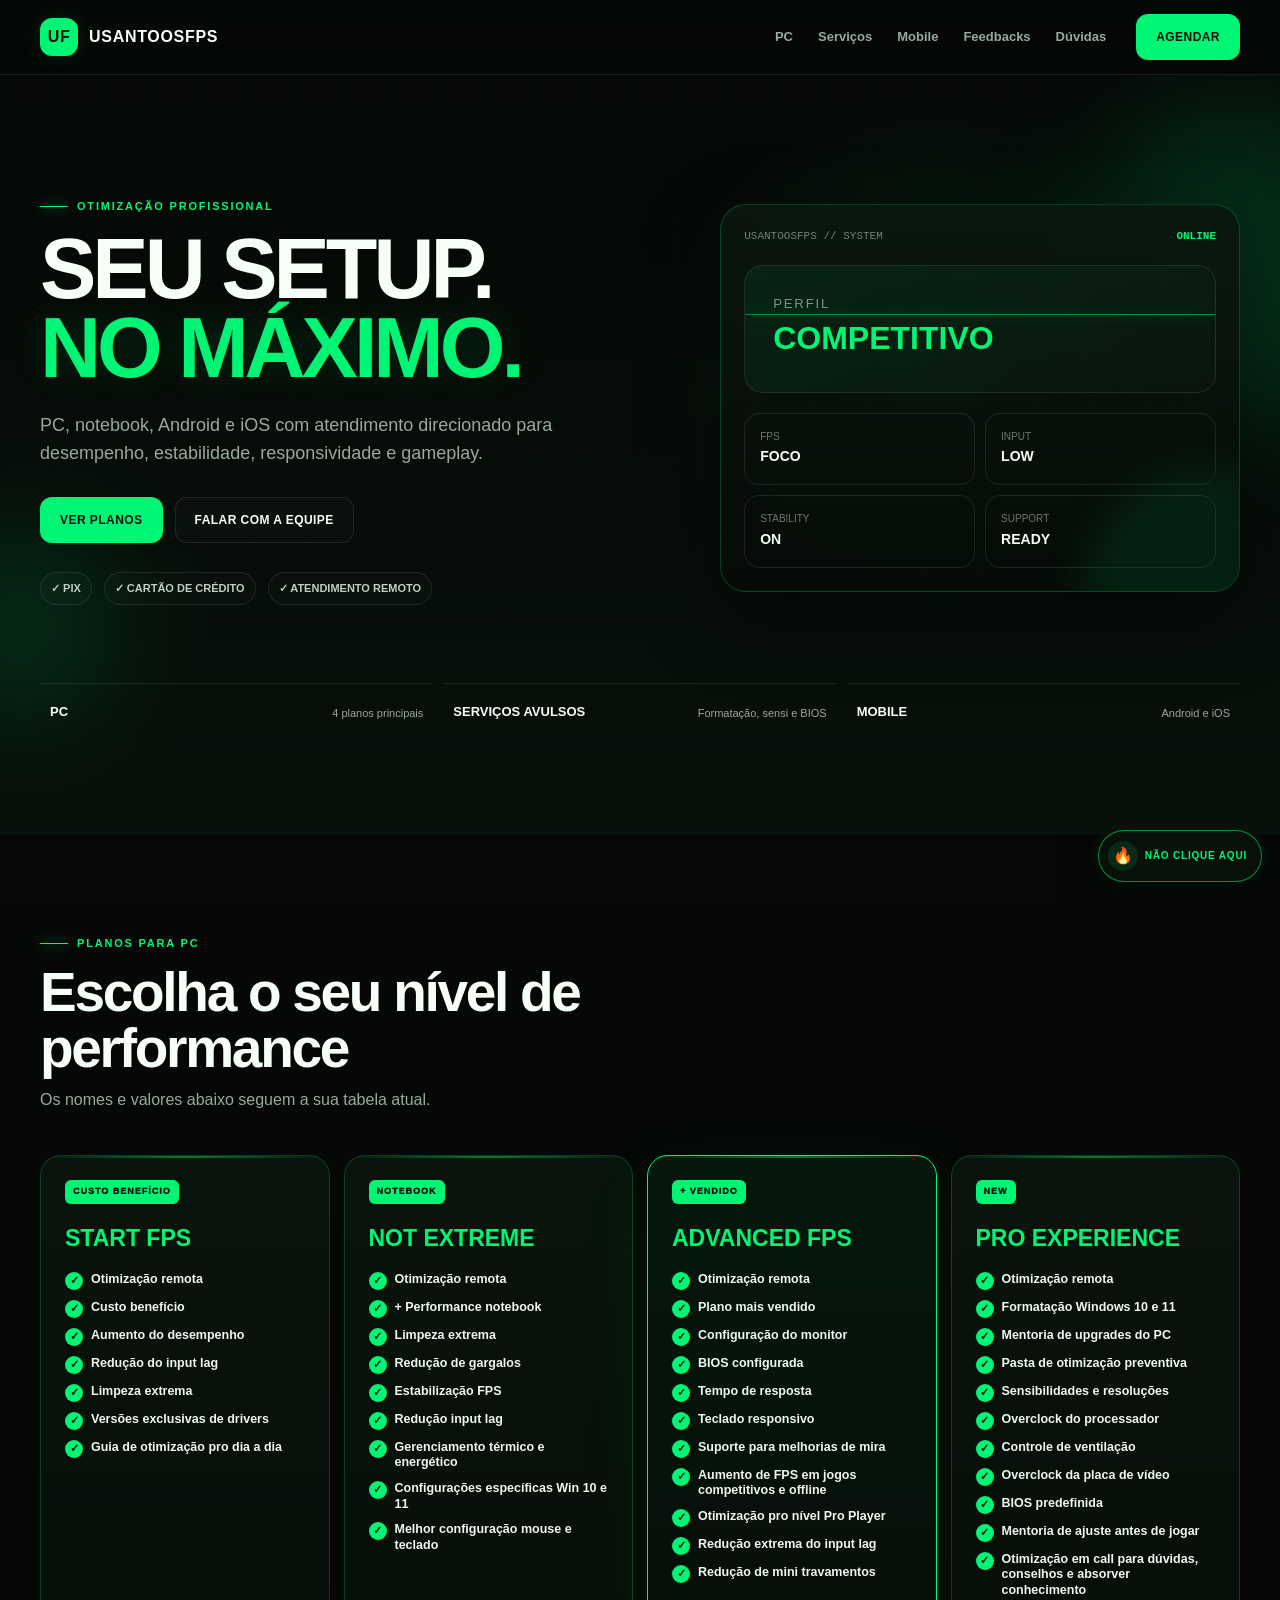
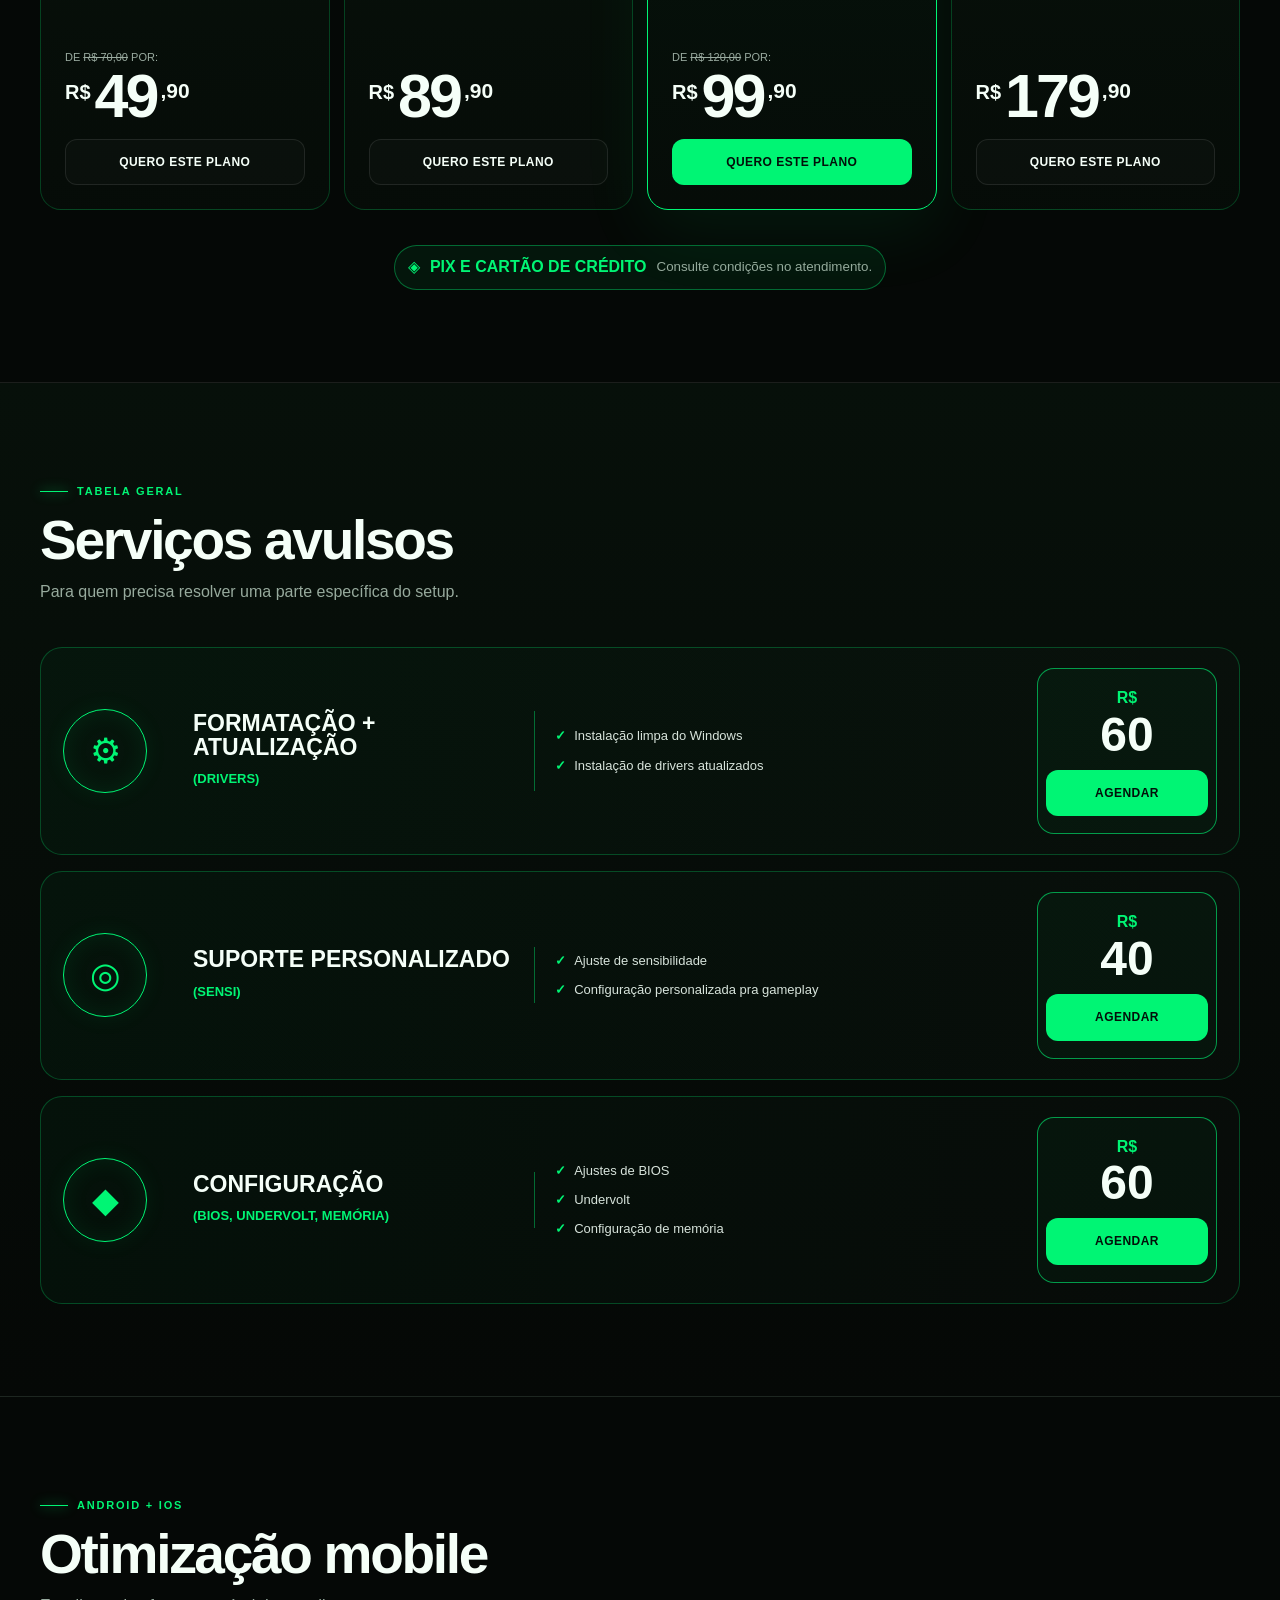
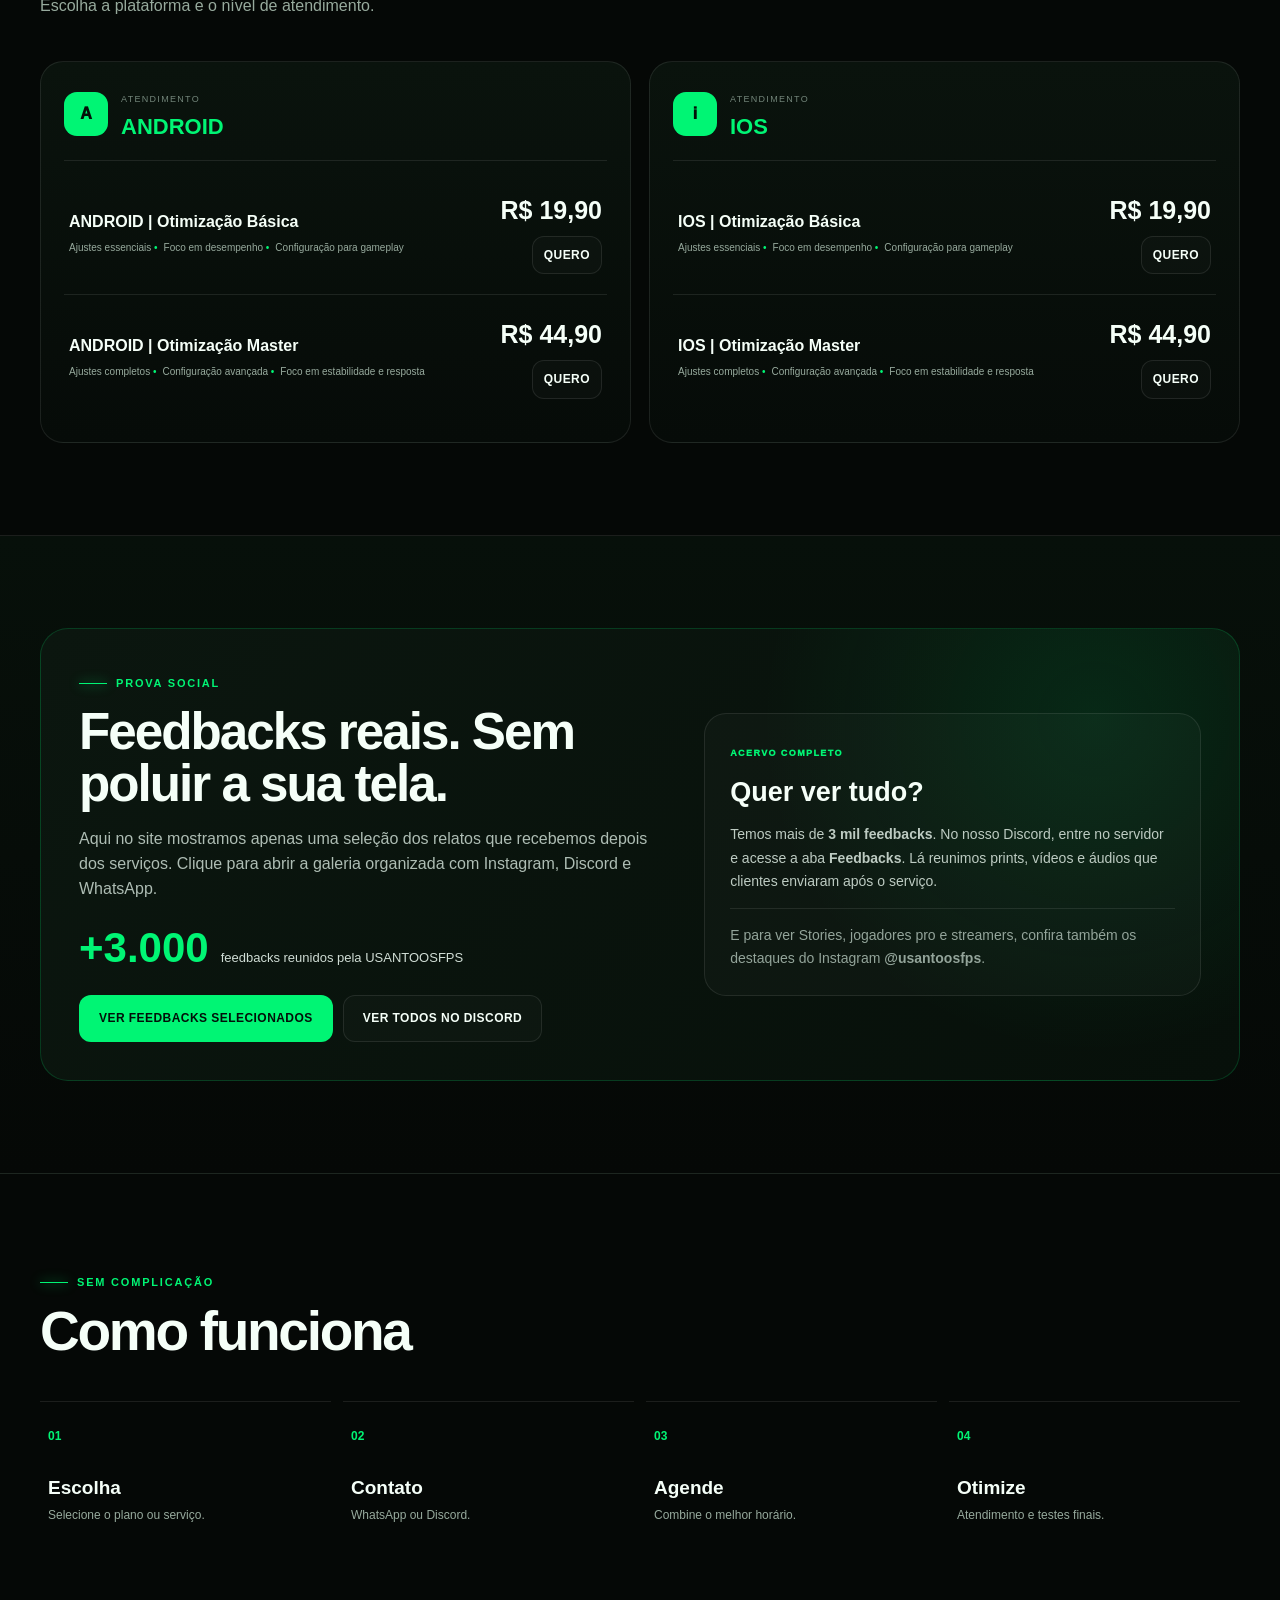
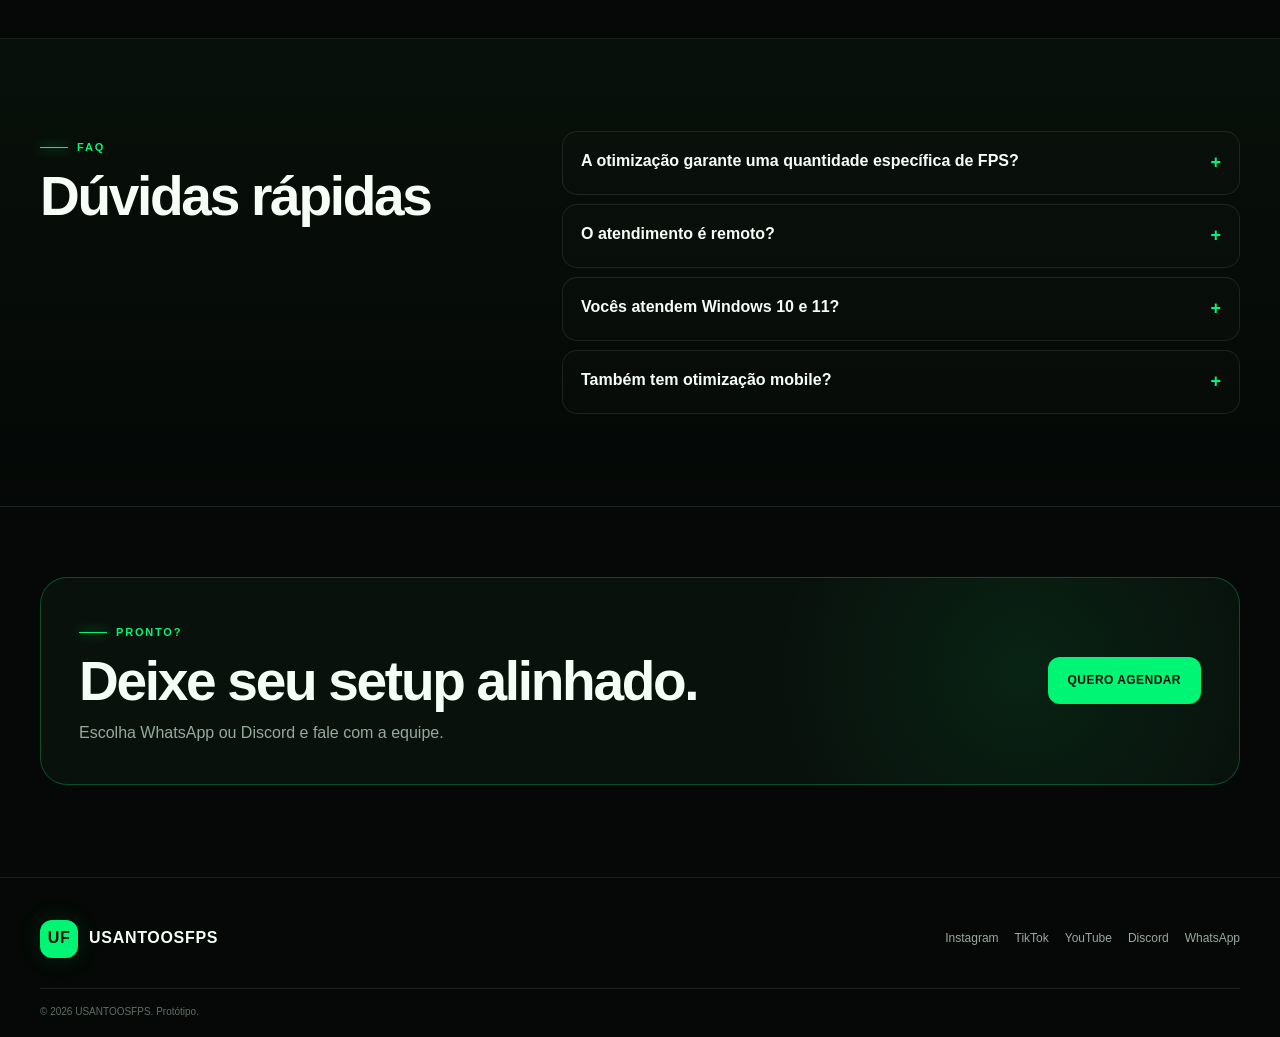
<file: index.html>
<!doctype html>
<html lang="pt-BR">
<head>
  <meta charset="utf-8">
  <meta name="viewport" content="width=device-width, initial-scale=1">
  <meta name="theme-color" content="#050806">
  <meta name="description" content="USANTOOSFPS — otimização de PC, Android e iOS.">
  <title>USANTOOSFPS | Otimização e Performance</title>
  <link rel="icon" href="favicon.svg" type="image/svg+xml">
  <link rel="stylesheet" href="styles.css">
</head>
<body>
  <div class="grain"></div>

  <header class="header">
    <div class="container nav">
      <a class="brand" href="#inicio">
        <span class="brand-icon">UF</span>
        <span>USANTOOSFPS</span>
      </a>

      <button class="menu-toggle" aria-label="Abrir menu" aria-expanded="false">☰</button>

      <nav class="menu">
        <a href="#pc">PC</a>
        <a href="#avulsos">Serviços</a>
        <a href="#mobile">Mobile</a>
        <a href="#feedbacks">Feedbacks</a>
        <a href="#faq">Dúvidas</a>
      </nav>

      <button class="btn btn-primary nav-cta" data-open-contact>AGENDAR</button>
    </div>
  </header>

  <main id="inicio">
    <section class="hero">
      <div class="hero-light hero-light-1"></div>
      <div class="hero-light hero-light-2"></div>

      <div class="container hero-grid">
        <div class="hero-copy reveal">
          <span class="eyebrow">OTIMIZAÇÃO PROFISSIONAL</span>
          <h1>SEU SETUP.<br><em>NO MÁXIMO.</em></h1>
          <p>
            PC, notebook, Android e iOS com atendimento direcionado para
            desempenho, estabilidade, responsividade e gameplay.
          </p>

          <div class="hero-actions">
            <a href="#pc" class="btn btn-primary">VER PLANOS</a>
            <button class="btn btn-outline" data-open-contact>FALAR COM A EQUIPE</button>
          </div>

          <div class="payline">
            <span>✓ PIX</span>
            <span>✓ CARTÃO DE CRÉDITO</span>
            <span>✓ ATENDIMENTO REMOTO</span>
          </div>
        </div>

        <div class="hero-visual reveal">
          <div class="performance-card">
            <div class="perf-top">
              <span>USANTOOSFPS // SYSTEM</span>
              <b>ONLINE</b>
            </div>

            <div class="perf-main">
              <small>PERFIL</small>
              <strong>COMPETITIVO</strong>
              <span class="scanline"></span>
            </div>

            <div class="perf-grid">
              <div><span>FPS</span><b>FOCO</b></div>
              <div><span>INPUT</span><b>LOW</b></div>
              <div><span>STABILITY</span><b>ON</b></div>
              <div><span>SUPPORT</span><b>READY</b></div>
            </div>
          </div>
        </div>
      </div>

      <div class="container quick-links reveal">
        <a href="#pc"><b>PC</b><span>4 planos principais</span></a>
        <a href="#avulsos"><b>SERVIÇOS AVULSOS</b><span>Formatação, sensi e BIOS</span></a>
        <a href="#mobile"><b>MOBILE</b><span>Android e iOS</span></a>
      </div>
    </section>

    <section class="section" id="pc">
      <div class="container">
        <div class="section-title reveal">
          <span class="eyebrow">PLANOS PARA PC</span>
          <h2>Escolha o seu nível de performance</h2>
          <p>Os nomes e valores abaixo seguem a sua tabela atual.</p>
        </div>

        <div class="plan-grid" id="pcPlans"></div>

        <div class="payment-strip reveal">
          <span>◈</span>
          <strong>PIX E CARTÃO DE CRÉDITO</strong>
          <small>Consulte condições no atendimento.</small>
        </div>
      </div>
    </section>

    <section class="section section-dark" id="avulsos">
      <div class="container">
        <div class="section-title reveal">
          <span class="eyebrow">TABELA GERAL</span>
          <h2>Serviços avulsos</h2>
          <p>Para quem precisa resolver uma parte específica do setup.</p>
        </div>

        <div class="extra-list" id="extraServices"></div>
      </div>
    </section>

    <section class="section" id="mobile">
      <div class="container">
        <div class="section-title reveal">
          <span class="eyebrow">ANDROID + IOS</span>
          <h2>Otimização mobile</h2>
          <p>Escolha a plataforma e o nível de atendimento.</p>
        </div>

        <div class="mobile-grid">
          <div class="mobile-panel reveal">
            <div class="mobile-head">
              <span class="mobile-icon">A</span>
              <div><small>ATENDIMENTO</small><h3>ANDROID</h3></div>
            </div>
            <div id="androidPlans"></div>
          </div>

          <div class="mobile-panel reveal">
            <div class="mobile-head">
              <span class="mobile-icon">i</span>
              <div><small>ATENDIMENTO</small><h3>IOS</h3></div>
            </div>
            <div id="iosPlans"></div>
          </div>
        </div>
      </div>
    </section>

    <section class="section section-dark" id="feedbacks">
      <div class="container">
        <div class="feedback-teaser reveal">
          <div class="feedback-teaser-copy">
            <span class="eyebrow">PROVA SOCIAL</span>
            <h2>Feedbacks reais. Sem poluir a sua tela.</h2>
            <p>
              Aqui no site mostramos apenas uma seleção dos relatos que recebemos
              depois dos serviços. Clique para abrir a galeria organizada com
              Instagram, Discord e WhatsApp.
            </p>

            <div class="feedback-count">
              <strong>+3.000</strong>
              <span>feedbacks reunidos pela USANTOOSFPS</span>
            </div>

            <div class="feedback-teaser-actions">
              <button class="btn btn-primary" type="button" data-open-feedback-gallery>
                VER FEEDBACKS SELECIONADOS
              </button>

              <a class="btn btn-outline" href="https://discord.com/invite/e9F3AsGDqW" target="_blank" rel="noopener">
                VER TODOS NO DISCORD
              </a>
            </div>
          </div>

          <aside class="feedback-teaser-proof">
            <span class="proof-kicker">ACERVO COMPLETO</span>
            <h3>Quer ver tudo?</h3>
            <p>
              Temos mais de <strong>3 mil feedbacks</strong>. No nosso Discord,
              entre no servidor e acesse a aba <strong>Feedbacks</strong>.
              Lá reunimos prints, vídeos e áudios que clientes enviaram após o serviço.
            </p>
            <p class="proof-instagram">
              E para ver Stories, jogadores pro e streamers, confira também os
              destaques do Instagram <strong>@usantoosfps</strong>.
            </p>
          </aside>
        </div>
      </div>
    </section>

    <section class="section" id="processo">
      <div class="container">
        <div class="section-title reveal">
          <span class="eyebrow">SEM COMPLICAÇÃO</span>
          <h2>Como funciona</h2>
        </div>

        <div class="steps">
          <article class="step reveal"><b>01</b><h3>Escolha</h3><p>Selecione o plano ou serviço.</p></article>
          <article class="step reveal"><b>02</b><h3>Contato</h3><p>WhatsApp ou Discord.</p></article>
          <article class="step reveal"><b>03</b><h3>Agende</h3><p>Combine o melhor horário.</p></article>
          <article class="step reveal"><b>04</b><h3>Otimize</h3><p>Atendimento e testes finais.</p></article>
        </div>
      </div>
    </section>

    <section class="section section-dark" id="faq">
      <div class="container faq-layout">
        <div class="section-title reveal">
          <span class="eyebrow">FAQ</span>
          <h2>Dúvidas rápidas</h2>
        </div>
        <div class="faq-list" id="faqList"></div>
      </div>
    </section>

    <section class="section final-section">
      <div class="container final-box reveal">
        <div>
          <span class="eyebrow">PRONTO?</span>
          <h2>Deixe seu setup alinhado.</h2>
          <p>Escolha WhatsApp ou Discord e fale com a equipe.</p>
        </div>
        <button class="btn btn-primary" data-open-contact>QUERO AGENDAR</button>
      </div>
    </section>
  </main>

  <footer>
    <div class="container footer-grid">
      <div class="brand"><span class="brand-icon">UF</span><span>USANTOOSFPS</span></div>
      <div class="footer-links">
        <a href="https://instagram.com/usantoosfps" target="_blank" rel="noopener">Instagram</a>
        <a href="https://tiktok.com/@usantoosfps" target="_blank" rel="noopener">TikTok</a>
        <a href="https://youtube.com/@usantoosfps" target="_blank" rel="noopener">YouTube</a>
        <a href="https://discord.com/invite/e9F3AsGDqW" target="_blank" rel="noopener">Discord</a>
        <a href="https://wa.me/5511951422087" target="_blank" rel="noopener">WhatsApp</a>
      </div>
    </div>
    <div class="container footer-bottom">© <span id="year"></span> USANTOOSFPS. Protótipo.</div>
  </footer>

  <button class="dont-click" id="dontClick" aria-label="Não clique aqui">
    <span>🔥</span>
    <b>NÃO CLIQUE AQUI</b>
  </button>

  <div class="contact-modal" id="contactModal" aria-hidden="true">
    <div class="contact-backdrop" data-close-contact></div>

    <div class="contact-card contact-card-wide">
      <button class="close-x" data-close-contact aria-label="Fechar">×</button>

      <!-- ETAPA 1: CANAL -->
      <div class="contact-view active" id="contactChoiceView">
        <span class="eyebrow">ATENDIMENTO</span>
        <h2>Como você quer falar com a gente?</h2>
        <p id="selectedService">Escolha uma opção.</p>

        <div class="contact-options">
          <button id="whatsappChoice" class="channel whatsapp" type="button">
            <span class="channel-icon">W</span>
            <div>
              <b>WHATSAPP</b>
              <small>Preencha seu setup e leve tudo pronto</small>
            </div>
            <i>→</i>
          </button>

          <button id="discordChoice" class="channel discord" type="button">
            <span class="channel-icon">D</span>
            <div>
              <b>DISCORD</b>
              <small>Veja o passo a passo antes de entrar</small>
            </div>
            <i>→</i>
          </button>
        </div>
      </div>

      <!-- ETAPA 2A: WHATSAPP -->
      <div class="contact-view" id="whatsappView">
        <button class="view-back" type="button" data-contact-back>← VOLTAR</button>
        <span class="eyebrow">WHATSAPP</span>
        <h2>Conte qual é o seu setup</h2>
        <p>
          Quanto mais informação você souber, mais organizado o atendimento já começa.
        </p>

        <form class="setup-form" id="setupForm">
          <div class="form-grid">
            <label>
              PROCESSADOR
              <input name="cpu" placeholder="Ex.: Ryzen 7 9800X3D">
            </label>

            <label>
              PLACA DE VÍDEO
              <input name="gpu" placeholder="Ex.: RTX 4060 Ti">
            </label>

            <label>
              PLACA-MÃE
              <input name="motherboard" placeholder="Ex.: ASUS TUF B650M-PLUS">
            </label>

            <label>
              MEMÓRIA RAM
              <input name="ram" placeholder="Ex.: 32 GB DDR5 6000 MHz">
            </label>

            <label>
              JOGO PRINCIPAL
              <input name="game" placeholder="Ex.: Free Fire / Valorant">
            </label>

            <label>
              PRINCIPAL PROBLEMA / OBJETIVO
              <input name="problem" placeholder="Ex.: queda de FPS, stutter, input lag">
            </label>
          </div>

          <label class="dont-know-check">
            <input type="checkbox" id="dontKnowSetup">
            <span>
              <b>NÃO SEI RESPONDER MINHA CONFIGURAÇÃO</b>
              <small>Sem problema. A equipe identifica seu hardware durante o atendimento.</small>
            </span>
          </label>

          <div class="message-preview">
            <small>MENSAGEM QUE SERÁ LEVADA PARA O WHATSAPP</small>
            <pre id="setupMessagePreview"></pre>
          </div>

          <button class="btn btn-primary full-width" id="sendWhatsapp" type="submit">
            ABRIR WHATSAPP COM MINHA CONFIGURAÇÃO
          </button>

          <small class="whatsapp-helper" id="whatsappHelper">
            O WhatsApp abrirá com sua configuração preenchida automaticamente.
          </small>
        </form>
      </div>

      <!-- ETAPA 2B: DISCORD -->
      <div class="contact-view" id="discordView">
        <button class="view-back" type="button" data-contact-back>← VOLTAR</button>
        <span class="eyebrow">DISCORD</span>
        <h2 id="discordGuideTitle">Como abrir seu atendimento</h2>
        <p id="discordGuideNote"></p>

        <div class="discord-guide" id="discordGuideSteps"></div>

        <a id="discordFinalBtn" class="btn btn-discord full-width" target="_blank" rel="noopener">
          ENTRAR NO DISCORD E ABRIR MEU TICKET
        </a>
      </div>
    </div>
  </div>

  <div class="feedback-gallery-modal" id="feedbackGalleryModal" aria-hidden="true">
    <div class="feedback-gallery-backdrop" data-close-feedback-gallery></div>

    <div class="feedback-gallery-shell" role="dialog" aria-modal="true" aria-labelledby="feedbackGalleryTitle">
      <div class="feedback-gallery-header">
        <div>
          <span class="eyebrow">FEEDBACKS REAIS</span>
          <h2 id="feedbackGalleryTitle">Veja uma seleção dos nossos resultados</h2>
          <p>
            Esta galeria é apenas uma amostra. Temos mais de <strong>3.000 feedbacks</strong>
            com prints, vídeos e áudios no Discord.
          </p>
        </div>

        <button class="feedback-gallery-close" type="button" data-close-feedback-gallery aria-label="Fechar galeria">×</button>
      </div>

      <div class="feedback-gallery-discord">
        <div>
          <b>QUER VER O ACERVO COMPLETO?</b>
          <span>
            Entre no Discord e procure a aba <strong>Feedbacks</strong>.
            É lá que ficam todos os relatos enviados depois dos atendimentos.
          </span>
        </div>
        <a href="https://discord.com/invite/e9F3AsGDqW" target="_blank" rel="noopener">
          ABRIR DISCORD →
        </a>
      </div>

      <div class="feedback-gallery-content">
        <section class="feedback-block">
          <div class="feedback-subhead">
            <div>
              <small>DESTAQUES</small>
              <h3>Jogadores, criadores & Stories</h3>
            </div>
            <span>Clique em qualquer card para ampliar</span>
          </div>

          <div class="featured-feedback-grid" id="featuredFeedbackGrid"></div>
        </section>

        <section class="feedback-block community-block">
          <div class="feedback-subhead">
            <div>
              <small>COMUNIDADE</small>
              <h3>Instagram, Discord & WhatsApp</h3>
            </div>
            <span>Uma seleção dos relatos mais fortes</span>
          </div>

          <div class="feedback-filter">
            <button class="feedback-filter-btn active" data-feedback-filter="ALL">TODOS</button>
            <button class="feedback-filter-btn" data-feedback-filter="INSTAGRAM">INSTAGRAM</button>
            <button class="feedback-filter-btn" data-feedback-filter="DISCORD">DISCORD</button>
            <button class="feedback-filter-btn" data-feedback-filter="WHATSAPP">WHATSAPP</button>
          </div>

          <div class="community-feedback-grid" id="communityFeedbackGrid"></div>
        </section>

        <div class="feedback-gallery-bottom">
          <div>
            <strong>Quer continuar vendo?</strong>
            <span>
              No Discord estão os +3.000 feedbacks, incluindo prints, vídeos e áudios.
            </span>
          </div>

          <a class="btn btn-primary" href="https://discord.com/invite/e9F3AsGDqW" target="_blank" rel="noopener">
            IR PARA A ABA FEEDBACKS
          </a>
        </div>
      </div>
    </div>
  </div>

  <div class="feedback-modal" id="feedbackModal" aria-hidden="true">
    <div class="feedback-modal-backdrop" data-close-feedback></div>

    <div class="feedback-modal-card">
      <button class="close-x" data-close-feedback aria-label="Fechar">×</button>
      <span class="feedback-modal-source" id="feedbackModalSource">FEEDBACK</span>

      <div class="feedback-modal-profile" id="feedbackModalProfile"></div>

      <div class="feedback-screenshot" id="feedbackScreenshot">
        <span>PRINT / DEPOIMENTO</span>
        <p id="feedbackModalText"></p>
      </div>
    </div>
  </div>

  <div class="blue-alert" id="blueAlert" aria-hidden="true">
    <div class="blue-alert-inner">
      <div class="bsod-face">:(</div>
      <span class="simulation-tag">SIMULAÇÃO // ALERTA DE CONFIGURAÇÃO</span>
      <h2>SEU PC NÃO PRECISA CHEGAR NESSE PONTO.</h2>
      <p>
        Configurações inadequadas podem causar instabilidade, travamentos,
        temperaturas elevadas e perda de desempenho. Ajustes agressivos de
        tensão, clock ou ventilação feitos sem teste também podem aumentar o
        estresse sobre o hardware.
      </p>
      <p class="blue-strong">
        Melhor opção: deixar o sistema alinhado, testado e configurado de acordo com o seu setup.
      </p>

      <div class="blue-actions">
        <button class="blue-primary" id="blueSchedule">ALINHAR MEU PC AGORA</button>
        <button class="blue-secondary" id="blueRisk">QUERO SEGUIR POR CONTA PRÓPRIA</button>
      </div>

      <div class="fake-code">USFPS_CONFIG_WARNING // 0x0000FPS</div>
    </div>
  </div>

  <script src="config.js"></script>
  <script src="app.js"></script>
</body>
</html>
</file>
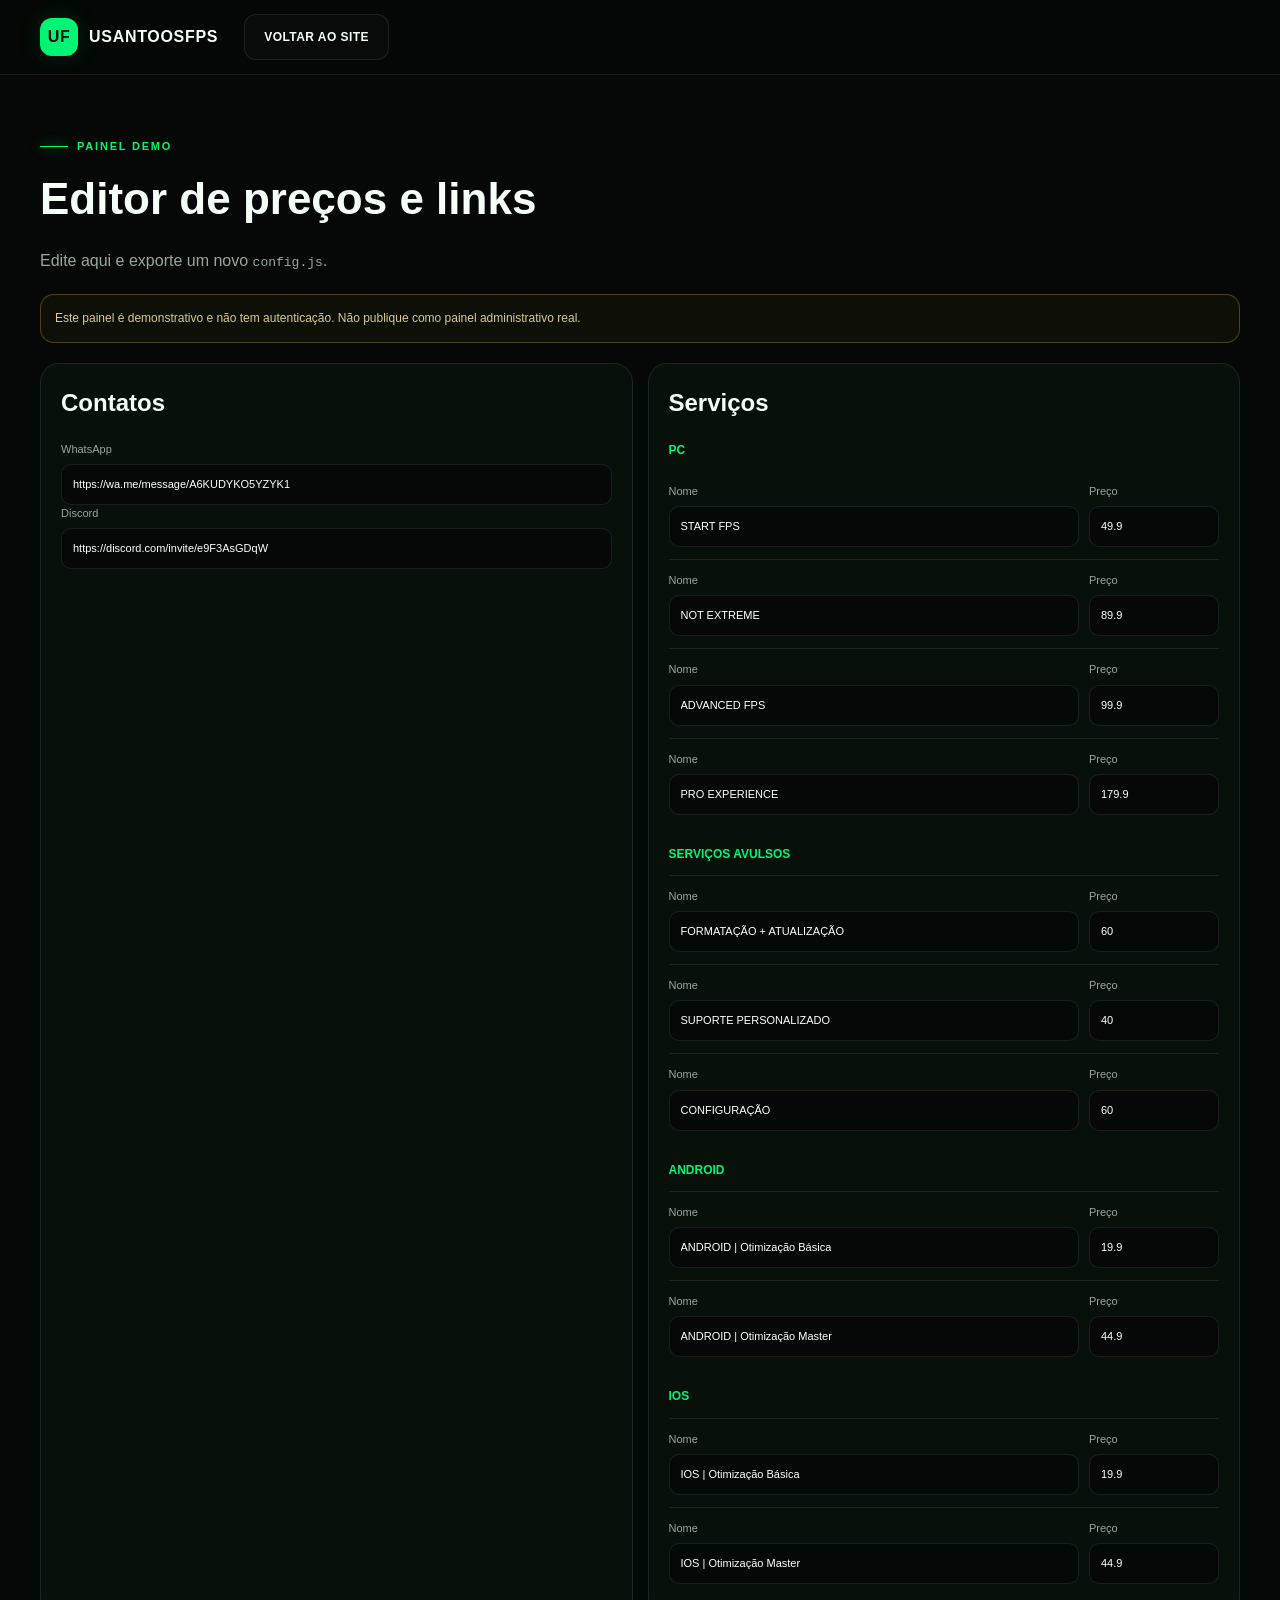
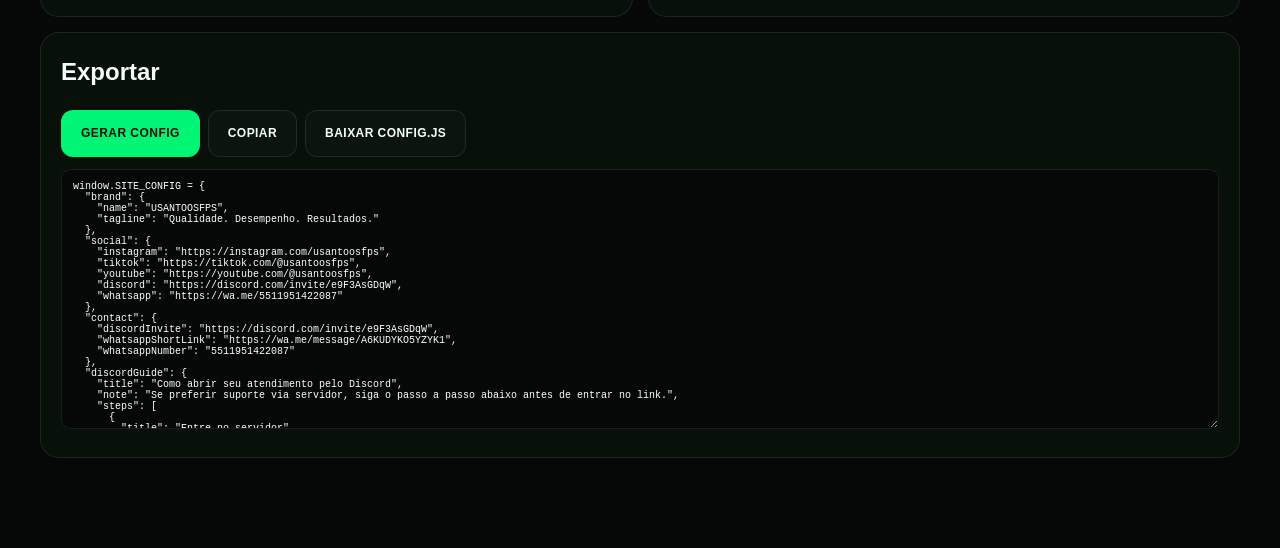
<file: admin.html>
<!doctype html>
<html lang="pt-BR">
<head>
  <meta charset="utf-8">
  <meta name="viewport" content="width=device-width, initial-scale=1">
  <title>Admin Demo | USANTOOSFPS</title>
  <link rel="stylesheet" href="styles.css">
  <style>
    .admin{padding:55px 0 90px}
    .admin h1{font-size:44px;margin:10px 0}
    .admin p{color:var(--muted)}
    .warning{border:1px solid rgba(255,211,83,.25);background:rgba(255,211,83,.04);color:#dacb91;padding:14px;border-radius:14px;font-size:12px;margin:20px 0}
    .admin-grid{display:grid;grid-template-columns:1fr 1fr;gap:15px}
    .admin-card{border:1px solid var(--line);border-radius:19px;padding:20px;background:#08100a}
    .admin-card h2{margin-top:0}
    .admin-row{display:grid;grid-template-columns:1fr 130px;gap:10px;align-items:end;border-top:1px solid var(--line);padding:12px 0}
    .admin-row:first-of-type{border-top:0}
    label{display:grid;gap:6px;color:var(--muted);font-size:11px}
    input,textarea{width:100%;background:#050806;color:white;border:1px solid var(--line);border-radius:10px;padding:11px;outline:none}
    textarea{min-height:260px;font-family:monospace;font-size:10px}
    .actions{display:flex;gap:8px;flex-wrap:wrap;margin:12px 0}
    @media(max-width:780px){.admin-grid{grid-template-columns:1fr}.admin-row{grid-template-columns:1fr}}
  </style>
</head>
<body>
  <header class="header">
    <div class="container nav">
      <a class="brand" href="index.html"><span class="brand-icon">UF</span><span>USANTOOSFPS</span></a>
      <a class="btn btn-outline" href="index.html">VOLTAR AO SITE</a>
    </div>
  </header>

  <main class="admin">
    <div class="container">
      <span class="eyebrow">PAINEL DEMO</span>
      <h1>Editor de preços e links</h1>
      <p>Edite aqui e exporte um novo <code>config.js</code>.</p>

      <div class="warning">
        Este painel é demonstrativo e não tem autenticação. Não publique como painel administrativo real.
      </div>

      <div class="admin-grid">
        <section class="admin-card">
          <h2>Contatos</h2>
          <label>WhatsApp<input id="wa"></label>
          <label>Discord<input id="dc"></label>
        </section>

        <section class="admin-card">
          <h2>Serviços</h2>
          <div id="editors"></div>
        </section>

        <section class="admin-card" style="grid-column:1/-1">
          <h2>Exportar</h2>
          <div class="actions">
            <button class="btn btn-primary" id="generate">GERAR CONFIG</button>
            <button class="btn btn-outline" id="copy">COPIAR</button>
            <button class="btn btn-outline" id="download">BAIXAR CONFIG.JS</button>
          </div>
          <textarea id="out"></textarea>
        </section>
      </div>
    </div>
  </main>

  <script src="config.js"></script>
  <script src="admin.js"></script>
</body>
</html>
</file>
<file: styles.css>
:root{
  --bg:#050806;
  --bg2:#08100a;
  --panel:#0a120d;
  --panel2:#0c1710;
  --green:#00f574;
  --green2:#58ff9d;
  --text:#f5fff8;
  --muted:#97aa9d;
  --line:rgba(255,255,255,.09);
  --shadow:0 26px 80px rgba(0,0,0,.45);
  --radius:22px;
  --container:1200px
}
*{box-sizing:border-box}
html{scroll-behavior:smooth}
body{
  margin:0;background:var(--bg);color:var(--text);
  font-family:Inter,Segoe UI,Arial,sans-serif;line-height:1.55;overflow-x:hidden
}
body.lock{overflow:hidden}
a{color:inherit;text-decoration:none}
button,input,select{font:inherit}
button{color:inherit}
.container{width:min(var(--container),calc(100% - 38px));margin:auto}
.grain{
  position:fixed;inset:0;z-index:90;pointer-events:none;opacity:.055;
  background-image:radial-gradient(rgba(255,255,255,.18) .6px,transparent .6px);
  background-size:7px 7px
}
.header{
  position:sticky;top:0;z-index:60;background:rgba(5,8,6,.78);
  backdrop-filter:blur(16px);border-bottom:1px solid var(--line)
}
.nav{height:74px;display:flex;align-items:center;gap:26px}
.brand{display:flex;align-items:center;gap:11px;font-weight:900;letter-spacing:.7px}
.brand-icon{
  width:38px;height:38px;border-radius:12px;display:grid;place-items:center;
  color:#031008;border:1px solid rgba(0,245,116,.7);
  background:var(--green);box-shadow:0 0 24px rgba(0,245,116,.12)
}
.menu{margin-left:auto;display:flex;gap:25px}
.menu a{font-size:13px;color:var(--muted);font-weight:700}
.menu a:hover{color:var(--green)}
.menu-toggle{display:none;margin-left:auto;border:0;background:none;font-size:25px}
.btn{
  border:1px solid transparent;border-radius:12px;padding:13px 19px;
  font-size:12px;font-weight:900;letter-spacing:.45px;cursor:pointer;transition:.22s;
  display:inline-flex;justify-content:center;align-items:center
}
.btn-primary{background:var(--green);color:#021009}
.btn-primary:hover{transform:translateY(-2px);box-shadow:0 14px 35px rgba(0,245,116,.16)}
.btn-outline{border-color:var(--line);background:rgba(255,255,255,.02)}
.btn-outline:hover{border-color:rgba(0,245,116,.4);color:var(--green)}
.nav-cta{margin-left:4px}
.hero{
  min-height:760px;position:relative;overflow:hidden;padding:115px 0 55px;
  background:
    radial-gradient(circle at 73% 38%,rgba(0,245,116,.1),transparent 26%),
    linear-gradient(180deg,#050806,#07100a)
}
.hero:before{
  content:"";position:absolute;inset:0;pointer-events:none;opacity:.18;
  background-image:
    linear-gradient(rgba(0,245,116,.07) 1px,transparent 1px),
    linear-gradient(90deg,rgba(0,245,116,.07) 1px,transparent 1px);
  background-size:48px 48px;
  mask-image:linear-gradient(to bottom,black,transparent 76%)
}
.hero-light{position:absolute;border-radius:50%;filter:blur(60px);opacity:.15;background:var(--green)}
.hero-light-1{width:320px;height:320px;right:-120px;top:30px}
.hero-light-2{width:180px;height:180px;left:-70px;bottom:120px}
.hero-grid{display:grid;grid-template-columns:1.08fr .92fr;gap:70px;align-items:center;position:relative}
.eyebrow{
  color:var(--green);font-size:11px;font-weight:900;letter-spacing:1.8px;
  display:inline-flex;align-items:center;gap:9px
}
.eyebrow:before{content:"";width:28px;height:1px;background:var(--green);box-shadow:0 0 12px var(--green)}
.hero h1{
  font-size:clamp(50px,6.6vw,91px);line-height:.94;letter-spacing:-4px;
  margin:15px 0 23px
}
.hero h1 em{font-style:normal;color:var(--green);text-shadow:0 0 34px rgba(0,245,116,.14)}
.hero-copy>p{color:var(--muted);font-size:18px;max-width:660px}
.hero-actions{display:flex;gap:12px;flex-wrap:wrap;margin:29px 0}
.payline{display:flex;gap:12px;flex-wrap:wrap;color:#c0cec4;font-size:11px;font-weight:800}
.payline span{border:1px solid var(--line);border-radius:999px;padding:7px 10px;background:rgba(255,255,255,.015)}
.performance-card{
  border:1px solid rgba(0,245,116,.23);border-radius:26px;padding:23px;
  background:linear-gradient(180deg,rgba(10,23,15,.93),rgba(5,11,7,.95));
  box-shadow:var(--shadow);position:relative;overflow:hidden
}
.performance-card:after{
  content:"";position:absolute;width:250px;height:250px;border-radius:50%;
  right:-90px;bottom:-130px;background:rgba(0,245,116,.09);filter:blur(20px)
}
.perf-top{display:flex;justify-content:space-between;font-family:monospace;font-size:11px;color:#718078}
.perf-top b{color:var(--green)}
.perf-main{
  position:relative;border:1px solid var(--line);border-radius:19px;margin:20px 0;padding:28px;
  background:linear-gradient(135deg,rgba(0,245,116,.07),rgba(255,255,255,.01));overflow:hidden
}
.perf-main small{display:block;color:#7e9185;letter-spacing:1.7px}
.perf-main strong{font-size:32px;color:var(--green)}
.scanline{
  position:absolute;left:0;right:0;height:1px;background:var(--green);opacity:.5;
  box-shadow:0 0 14px var(--green);animation:scan 3.2s linear infinite
}
.perf-grid{display:grid;grid-template-columns:1fr 1fr;gap:10px}
.perf-grid div{border:1px solid var(--line);border-radius:15px;padding:15px}
.perf-grid span{display:block;color:#68796e;font-size:10px}
.perf-grid b{font-size:14px}
.quick-links{
  display:grid;grid-template-columns:repeat(3,1fr);gap:10px;position:relative;margin-top:78px
}
.quick-links a{
  border-top:1px solid var(--line);padding:18px 10px;display:flex;justify-content:space-between;gap:14px;align-items:end
}
.quick-links b{font-size:13px}
.quick-links span{font-size:11px;color:var(--muted)}
.quick-links a:hover b{color:var(--green)}
.section{padding:92px 0}
.section-dark{background:linear-gradient(180deg,#07100a,#050806);border-block:1px solid var(--line)}
.section-title{max-width:760px;margin-bottom:42px}
.section-title h2,.final-box h2{
  font-size:clamp(36px,4.3vw,60px);line-height:1.02;letter-spacing:-2.3px;margin:12px 0 12px
}
.section-title p,.final-box p{color:var(--muted);margin:0}
.plan-grid{display:grid;grid-template-columns:repeat(4,1fr);gap:14px}
.plan-card{
  min-height:655px;border:1px solid rgba(0,245,116,.22);border-radius:21px;padding:24px;
  background:linear-gradient(180deg,rgba(9,22,13,.92),rgba(6,12,8,.96));
  position:relative;display:flex;flex-direction:column;transition:.25s;overflow:hidden
}
.plan-card:hover{transform:translateY(-5px);border-color:rgba(0,245,116,.55)}
.plan-card.featured{
  border-color:var(--green);box-shadow:0 22px 70px rgba(0,245,116,.08);
  background:linear-gradient(180deg,rgba(0,245,116,.065),rgba(6,12,8,.96))
}
.plan-card:before{
  content:"";position:absolute;inset:0 0 auto;height:2px;
  background:linear-gradient(90deg,transparent,var(--green),transparent);opacity:.45
}
.plan-badge{
  align-self:flex-start;background:var(--green);color:#041009;border-radius:6px;
  padding:5px 8px;font-size:9px;font-weight:950;letter-spacing:1px
}
.plan-card h3{color:var(--green);font-size:23px;margin:17px 0 15px}
.feature-list{list-style:none;padding:0;margin:0;display:grid;gap:10px}
.feature-list li{font-size:12.5px;font-weight:750;line-height:1.25;color:#eef8f1;display:flex;gap:8px}
.feature-list li:before{
  content:"✓";display:grid;place-items:center;flex:0 0 18px;height:18px;border-radius:50%;
  color:#031008;background:var(--green);font-size:11px;font-weight:950
}
.plan-bottom{margin-top:auto;padding-top:24px}
.old{font-size:11px;color:#9aaba0}
.old s{color:#9aaba0}
.price{display:flex;align-items:flex-start;gap:4px;margin:3px 0 15px}
.price span{font-size:20px;font-weight:900;margin-top:8px}
.price strong{font-size:61px;line-height:.9;letter-spacing:-3px}
.price sup{font-size:21px;font-weight:900;margin-top:6px}
.plan-card .btn{width:100%}
.payment-strip{
  margin:35px auto 0;width:max-content;max-width:100%;display:flex;gap:10px;align-items:center;
  border:1px solid rgba(0,245,116,.38);border-radius:999px;padding:9px 13px;background:rgba(0,245,116,.06)
}
.payment-strip span,.payment-strip strong{color:var(--green)}
.payment-strip small{color:var(--muted)}
.extra-list{display:grid;gap:16px}
.extra-card{
  border:1px solid rgba(0,245,116,.25);border-radius:22px;padding:20px 22px;
  display:grid;grid-template-columns:110px 1fr 1.35fr 180px;gap:20px;align-items:center;
  background:linear-gradient(90deg,rgba(0,245,116,.035),rgba(255,255,255,.012))
}
.extra-icon{
  width:84px;height:84px;border-radius:50%;display:grid;place-items:center;font-size:35px;color:var(--green);
  border:1px solid var(--green);box-shadow:inset 0 0 25px rgba(0,245,116,.08),0 0 25px rgba(0,245,116,.07)
}
.extra-name{border-right:1px solid rgba(0,245,116,.4);padding-right:18px}
.extra-name h3{font-size:23px;line-height:1.05;margin:0 0 7px}
.extra-name b{color:var(--green);font-size:13px}
.extra-features{list-style:none;padding:0;margin:0;display:grid;gap:9px}
.extra-features li{font-size:13px;color:#d7e3db}
.extra-features li:before{content:"✓";color:var(--green);font-weight:900;margin-right:8px}
.extra-price{
  border:1px solid rgba(0,245,116,.6);border-radius:17px;text-align:center;padding:17px 8px;
  background:rgba(0,245,116,.035)
}
.extra-price span{display:block;color:var(--green);font-weight:900}
.extra-price strong{font-size:48px;line-height:1}
.extra-price button{margin-top:11px;width:100%}
.mobile-grid{display:grid;grid-template-columns:1fr 1fr;gap:18px}
.mobile-panel{
  border:1px solid var(--line);border-radius:23px;padding:23px;background:linear-gradient(180deg,#0a130d,#060b08)
}
.mobile-head{display:flex;align-items:center;gap:13px;border-bottom:1px solid var(--line);padding-bottom:16px;margin-bottom:10px}
.mobile-icon{
  width:44px;height:44px;border-radius:13px;display:grid;place-items:center;background:var(--green);color:#031008;font-weight:950
}
.mobile-head small{color:#73857a;font-size:9px;letter-spacing:1.3px}
.mobile-head h3{color:var(--green);margin:0;font-size:22px}
.mobile-plan{
  display:grid;grid-template-columns:1fr auto;gap:15px;align-items:center;
  padding:20px 5px;border-bottom:1px solid var(--line)
}
.mobile-plan:last-child{border-bottom:0}
.mobile-plan h4{margin:0 0 5px;font-size:16px}
.mobile-plan ul{padding:0;margin:0;list-style:none;display:flex;flex-wrap:wrap;gap:6px}
.mobile-plan li{font-size:10px;color:var(--muted)}
.mobile-plan li:not(:last-child):after{content:" •";color:var(--green)}
.mobile-price{text-align:right}
.mobile-price strong{display:block;font-size:25px}
.mobile-price .btn{padding:9px 11px;margin-top:6px}
.feedback-grid{display:grid;grid-template-columns:repeat(3,1fr);gap:14px}
.feedback{
  border:1px solid var(--line);border-radius:20px;padding:23px;background:rgba(255,255,255,.016)
}
.feedback .demo{color:#061009;background:var(--green);display:inline-flex;padding:4px 7px;border-radius:5px;font-size:8px;font-weight:950;letter-spacing:1px}
.feedback p{font-size:15px;margin:18px 0;color:#d8e4dc}
.feedback small{color:#718278}
.steps{display:grid;grid-template-columns:repeat(4,1fr);gap:12px}
.step{border-top:1px solid var(--line);padding:21px 8px}
.step b{color:var(--green);font-size:12px}
.step h3{font-size:19px;margin:25px 0 4px}
.step p{color:var(--muted);font-size:12px;margin:0}
.faq-layout{display:grid;grid-template-columns:.8fr 1.2fr;gap:70px}
.faq-list{display:grid;gap:9px}
.faq-item{border:1px solid var(--line);border-radius:15px;overflow:hidden;background:rgba(255,255,255,.012)}
.faq-q{
  width:100%;border:0;background:none;text-align:left;padding:17px 18px;
  display:flex;justify-content:space-between;gap:18px;cursor:pointer;font-weight:800
}
.faq-q i{font-style:normal;color:var(--green);font-size:18px}
.faq-a{max-height:0;overflow:hidden;transition:.25s}
.faq-a p{margin:0;padding:0 18px 18px;color:var(--muted);font-size:13px}
.faq-item.open .faq-a{max-height:180px}
.faq-item.open .faq-q i{transform:rotate(45deg)}
.final-section{padding-top:70px}
.final-box{
  border:1px solid rgba(0,245,116,.28);border-radius:27px;padding:38px;
  background:radial-gradient(circle at 82% 45%,rgba(0,245,116,.08),transparent 25%),#09110c;
  display:flex;justify-content:space-between;gap:25px;align-items:center
}
footer{border-top:1px solid var(--line);padding:42px 0 18px}
.footer-grid{display:flex;justify-content:space-between;gap:30px;align-items:center}
.footer-links{display:flex;gap:18px}
.footer-links a{color:var(--muted);font-size:12px}
.footer-links a:hover{color:var(--green)}
.footer-bottom{border-top:1px solid var(--line);margin-top:30px;padding-top:15px;color:#5e7064;font-size:10px}
.dont-click{
  position:fixed;right:18px;bottom:18px;z-index:70;border:1px solid rgba(0,245,116,.55);
  background:#07110a;color:var(--green);border-radius:999px;padding:10px 14px 10px 9px;
  box-shadow:0 10px 40px rgba(0,0,0,.45),0 0 20px rgba(0,245,116,.08);
  display:flex;align-items:center;gap:7px;cursor:pointer;animation:nudge 3.2s ease-in-out infinite
}
.dont-click span{width:30px;height:30px;border-radius:50%;display:grid;place-items:center;background:rgba(0,245,116,.11)}
.dont-click b{font-size:10px;letter-spacing:.8px}
.contact-modal{position:fixed;inset:0;z-index:110;display:none;place-items:center;padding:18px}
.contact-modal.show{display:grid}
.contact-backdrop{position:absolute;inset:0;background:rgba(0,0,0,.76);backdrop-filter:blur(6px)}
.contact-card{
  width:min(610px,100%);position:relative;z-index:1;border:1px solid rgba(0,245,116,.24);
  border-radius:24px;background:#07100a;padding:27px;box-shadow:var(--shadow)
}
.close-x{position:absolute;right:14px;top:10px;border:0;background:none;color:#85988b;font-size:27px;cursor:pointer}
.contact-card h2{font-size:34px;line-height:1.02;margin:12px 0 9px}
.contact-card>p{color:var(--muted);margin:0}
.contact-options{display:grid;grid-template-columns:1fr 1fr;gap:10px;margin:22px 0 13px}
.channel{
  border:1px solid var(--line);border-radius:17px;padding:17px;display:grid;
  grid-template-columns:auto 1fr auto;gap:10px;align-items:center;transition:.2s
}
.channel:hover{transform:translateY(-3px);border-color:rgba(0,245,116,.36)}
.channel-icon{width:35px;height:35px;border-radius:10px;display:grid;place-items:center;font-weight:950;background:rgba(0,245,116,.09);color:var(--green)}
.channel b{display:block;font-size:13px}
.channel small{display:block;color:var(--muted);font-size:9px;margin-top:3px}
.channel i{font-style:normal;color:var(--green)}
.selected-message{
  border:1px solid var(--line);border-radius:14px;padding:13px;background:rgba(255,255,255,.015)
}
.selected-message small{color:#718278;font-size:8px;letter-spacing:1.2px}
.selected-message p{font-size:11px;color:#c9d6ce;margin:6px 0 9px}
.copy-btn{
  border:0;background:none;color:var(--green);padding:0;font-size:9px;font-weight:900;cursor:pointer
}
.blue-alert{
  position:fixed;inset:0;z-index:200;background:#0a57b7;color:white;display:none;
  align-items:center;justify-content:center;padding:34px;overflow:auto
}
.blue-alert.show{display:flex}
.blue-alert-inner{width:min(900px,100%);margin:auto}
.bsod-face{font-size:110px;line-height:1;font-weight:300;margin-bottom:20px}
.simulation-tag{
  display:inline-flex;padding:6px 9px;background:rgba(255,255,255,.14);
  border:1px solid rgba(255,255,255,.22);border-radius:5px;font-size:9px;font-weight:900;letter-spacing:1px
}
.blue-alert h2{font-size:clamp(38px,5vw,66px);line-height:1.01;letter-spacing:-2px;margin:20px 0}
.blue-alert p{font-size:17px;max-width:850px;color:rgba(255,255,255,.92)}
.blue-strong{font-weight:800}
.blue-actions{display:flex;gap:10px;flex-wrap:wrap;margin-top:28px}
.blue-actions button{padding:14px 18px;border-radius:8px;font-weight:900;cursor:pointer}
.blue-primary{border:0;background:white;color:#0a57b7}
.blue-secondary{border:1px solid rgba(255,255,255,.45);background:transparent}
.fake-code{font-family:monospace;font-size:11px;opacity:.7;margin-top:35px}
.reveal{opacity:0;transform:translateY(15px);transition:.55s}
.reveal.visible{opacity:1;transform:none}
@keyframes scan{0%{top:0}100%{top:100%}}
@keyframes nudge{0%,80%,100%{transform:translateY(0)}85%{transform:translateY(-5px)}90%{transform:translateY(0)}95%{transform:translateY(-3px)}}
@media(max-width:1050px){
  .hero-grid,.faq-layout{grid-template-columns:1fr}
  .hero-visual{max-width:650px}
  .plan-grid{grid-template-columns:1fr 1fr}
  .plan-card{min-height:610px}
  .extra-card{grid-template-columns:90px 1fr 1fr 150px}
  .menu{
    position:absolute;left:18px;right:18px;top:68px;display:none;flex-direction:column;
    background:#07100a;border:1px solid var(--line);border-radius:15px;padding:16px
  }
  .menu.open{display:flex}
  .menu-toggle{display:block}
  .nav-cta{display:none}
}
@media(max-width:760px){
  .container{width:min(var(--container),calc(100% - 26px))}
  .hero{padding-top:82px}
  .hero h1{font-size:50px;letter-spacing:-2.4px}
  .hero-copy>p{font-size:16px}
  .quick-links{grid-template-columns:1fr;margin-top:52px}
  .quick-links a{align-items:center}
  .plan-grid,.mobile-grid,.feedback-grid,.steps{grid-template-columns:1fr}
  .plan-card{min-height:auto}
  .extra-card{grid-template-columns:72px 1fr}
  .extra-icon{width:62px;height:62px;font-size:27px}
  .extra-name{border-right:0;padding:0}
  .extra-features,.extra-price{grid-column:1/-1}
  .extra-price{display:flex;justify-content:space-between;align-items:center;text-align:left}
  .extra-price strong{font-size:36px}
  .extra-price button{width:auto;margin:0}
  .payment-strip{width:100%;border-radius:16px;flex-wrap:wrap}
  .final-box{flex-direction:column;align-items:flex-start}
  .footer-grid{align-items:flex-start;flex-direction:column}
  .contact-options{grid-template-columns:1fr}
  .dont-click{right:10px;bottom:10px}
  .blue-alert{padding:22px}
  .bsod-face{font-size:80px}
}

/* ============================================================
   V3 — FEEDBACKS EM DESTAQUE + CONFIG WHATSAPP + GUIA DISCORD
   ============================================================ */

.feedback-block{margin-top:34px}
.community-block{margin-top:64px}
.feedback-subhead{
  display:flex;justify-content:space-between;align-items:end;gap:20px;
  margin-bottom:18px
}
.feedback-subhead small{
  display:block;color:var(--green);font-size:9px;font-weight:950;letter-spacing:1.5px
}
.feedback-subhead h3{font-size:26px;margin:5px 0 0}
.feedback-subhead>span{font-size:10px;color:var(--muted)}

.featured-feedback-grid{
  display:grid;grid-template-columns:repeat(3,1fr);gap:14px
}
.featured-feedback-card{
  position:relative;min-height:280px;padding:22px;text-align:left;color:var(--text);
  border:1px solid var(--line);border-radius:22px;cursor:pointer;
  background:
    radial-gradient(circle at 25% 15%,rgba(0,245,116,.10),transparent 34%),
    linear-gradient(180deg,#0c160f,#070d09);
  transition:.22s;overflow:hidden
}
.featured-feedback-card:after{
  content:"";position:absolute;inset:auto -55px -70px auto;width:180px;height:180px;border-radius:50%;
  border:1px solid rgba(0,245,116,.12)
}
.featured-feedback-card:hover{
  transform:translateY(-4px);border-color:rgba(0,245,116,.42);
  box-shadow:0 18px 55px rgba(0,245,116,.06)
}
.featured-avatar{
  width:84px;height:84px;border-radius:22px;overflow:hidden;
  border:1px solid rgba(0,245,116,.42);background:rgba(0,245,116,.07);
  display:grid;place-items:center;color:var(--green);font-size:22px;font-weight:950
}
.featured-avatar img,.feedback-modal-avatar img{
  width:100%;height:100%;object-fit:cover
}
.featured-info{margin-top:20px}
.verified-line{font-size:8px;letter-spacing:1.2px;color:var(--green);font-weight:950}
.featured-info h3{font-size:21px;margin:7px 0 2px}
.featured-info p{margin:0;color:#b2c1b8;font-size:11px}
.featured-info small{display:block;color:#718178;margin-top:5px}
.feedback-open{
  position:absolute;left:22px;bottom:20px;
  color:var(--green);font-size:9px;font-weight:950;letter-spacing:.7px
}

.feedback-filter{display:flex;gap:8px;flex-wrap:wrap;margin:0 0 14px}
.feedback-filter-btn{
  border:1px solid var(--line);background:#080e0a;color:#83948a;
  padding:9px 13px;border-radius:999px;font-size:9px;font-weight:950;letter-spacing:.8px;cursor:pointer
}
.feedback-filter-btn.active,.feedback-filter-btn:hover{
  border-color:rgba(0,245,116,.38);color:#061009;background:var(--green)
}
.community-feedback-grid{
  display:grid;grid-template-columns:repeat(3,1fr);gap:12px
}
.community-feedback-card{
  min-height:160px;text-align:left;color:var(--text);cursor:pointer;
  border:1px solid var(--line);border-radius:18px;padding:18px;background:rgba(255,255,255,.018);
  transition:.2s
}
.community-feedback-card:hover{border-color:rgba(0,245,116,.3);transform:translateY(-2px)}
.community-card-top{display:flex;align-items:center;justify-content:space-between}
.source-badge{
  display:inline-flex;padding:5px 7px;border-radius:6px;font-size:8px;letter-spacing:1px;font-weight:950
}
.source-badge.discord{background:rgba(112,117,255,.11);color:#a9acff}
.source-badge.instagram{background:rgba(255,88,176,.09);color:#ff9bce}
.community-feedback-card p{font-size:13px;color:#d2ded6;margin:22px 0 16px}
.community-feedback-card small{color:#74847a}

.feedback-modal{
  position:fixed;inset:0;z-index:140;display:none;place-items:center;padding:20px
}
.feedback-modal.show{display:grid}
.feedback-modal-backdrop{
  position:absolute;inset:0;background:rgba(0,0,0,.79);backdrop-filter:blur(8px)
}
.feedback-modal-card{
  position:relative;z-index:1;width:min(720px,100%);max-height:min(820px,92vh);overflow:auto;
  border:1px solid rgba(255,255,255,.1);border-radius:24px;padding:26px;
  background:linear-gradient(180deg,#0d1710,#070c09);
  box-shadow:0 30px 100px rgba(0,0,0,.56)
}
.feedback-modal-source{
  display:inline-flex;color:var(--green);font-size:9px;font-weight:950;letter-spacing:1.4px
}
.feedback-modal-profile{
  display:flex;align-items:center;gap:15px;margin:20px 0
}
.feedback-modal-avatar{
  width:72px;height:72px;border-radius:18px;overflow:hidden;display:grid;place-items:center;
  border:1px solid rgba(0,245,116,.35);background:rgba(0,245,116,.07);
  color:var(--green);font-weight:950
}
.feedback-modal-profile h3{margin:0;font-size:21px}
.feedback-modal-profile p{margin:2px 0;color:#a5b5ab;font-size:11px}
.feedback-modal-profile small{color:#6d7e74}
.feedback-screenshot{
  min-height:310px;border-radius:18px;border:1px solid var(--line);
  background:
    linear-gradient(135deg,rgba(0,245,116,.06),transparent 42%),
    #070b08;
  background-size:cover;background-position:center;
  padding:24px;display:flex;flex-direction:column;justify-content:flex-end;overflow:hidden
}
.feedback-screenshot.has-image{min-height:520px}
.feedback-screenshot>span{
  align-self:flex-start;padding:5px 8px;border-radius:6px;background:rgba(0,0,0,.6);
  color:var(--green);font-size:8px;font-weight:950;letter-spacing:1px
}
.feedback-screenshot p{
  background:rgba(5,9,6,.86);border:1px solid rgba(255,255,255,.08);
  padding:16px;border-radius:14px;margin:10px 0 0;color:#e3ece6;font-size:14px
}

.contact-card-wide{width:min(820px,100%)}
.contact-view{display:none}
.contact-view.active{display:block}
.view-back{
  border:0;background:transparent;color:#82948a;padding:0;margin:0 0 16px;
  font-size:9px;font-weight:950;letter-spacing:.8px;cursor:pointer
}
.view-back:hover{color:var(--green)}
.channel{width:100%;text-align:left}
button.channel{font-family:inherit}
.setup-form{margin-top:22px}
.form-grid{display:grid;grid-template-columns:1fr 1fr;gap:12px}
.setup-form label{
  display:grid;gap:6px;color:#889a8f;font-size:9px;font-weight:900;letter-spacing:.7px
}
.setup-form input{
  width:100%;border:1px solid var(--line);background:#070c09;color:#f4fff7;
  border-radius:11px;padding:12px 13px;outline:none;font-size:12px
}
.setup-form input:focus{border-color:rgba(0,245,116,.42);box-shadow:0 0 0 3px rgba(0,245,116,.05)}
.setup-form .disabled-field{opacity:.42;cursor:not-allowed}
.dont-know-check{
  display:flex!important;grid-template-columns:auto 1fr;align-items:flex-start;gap:11px!important;
  margin:15px 0;padding:13px;border:1px solid rgba(0,245,116,.14);
  background:rgba(0,245,116,.035);border-radius:13px;cursor:pointer
}
.dont-know-check input{width:17px;height:17px;margin-top:2px;accent-color:var(--green)}
.dont-know-check span{display:grid;gap:2px}
.dont-know-check b{color:#e7f1ea;font-size:10px}
.dont-know-check small{color:#708178;font-size:9px;letter-spacing:0;font-weight:500}
.message-preview{
  border:1px solid var(--line);border-radius:14px;padding:13px;background:#050906;margin:14px 0
}
.message-preview>small{color:#718278;font-size:8px;letter-spacing:1.1px}
.message-preview pre{
  margin:8px 0 0;white-space:pre-wrap;font-family:inherit;font-size:10px;line-height:1.55;color:#cdd9d1;
  max-height:195px;overflow:auto
}
.full-width{width:100%}
.whatsapp-helper{display:block;text-align:center;color:#6f8176;margin-top:9px;font-size:9px}

.discord-guide{display:grid;gap:9px;margin:22px 0}
.discord-step{
  display:grid;grid-template-columns:44px 1fr;gap:12px;
  border:1px solid var(--line);border-radius:14px;padding:13px;background:rgba(255,255,255,.016)
}
.discord-step>span{
  width:35px;height:35px;border-radius:10px;display:grid;place-items:center;
  color:var(--green);background:rgba(0,245,116,.07);font-size:10px;font-weight:950
}
.discord-step h3{margin:1px 0 3px;font-size:13px}
.discord-step p{margin:0;color:#8fa197;font-size:10px}
.btn-discord{
  background:#5865f2;color:white;border-color:#5865f2
}
.btn-discord:hover{transform:translateY(-2px);box-shadow:0 12px 35px rgba(88,101,242,.18)}

@media(max-width:900px){
  .featured-feedback-grid,.community-feedback-grid{grid-template-columns:1fr 1fr}
}

@media(max-width:620px){
  .featured-feedback-grid,.community-feedback-grid,.form-grid{grid-template-columns:1fr}
  .feedback-subhead{align-items:flex-start;flex-direction:column}
  .featured-feedback-card{min-height:245px}
  .feedback-screenshot.has-image{min-height:420px}
  .contact-card-wide{padding:22px}
}


/* ===================== FINAL / FEEDBACKS REAIS ===================== */

.social-callout{
  margin-top:20px;
  border:1px solid rgba(0,245,116,.18);
  border-radius:22px;
  padding:22px;
  background:linear-gradient(135deg, rgba(0,245,116,.06), rgba(255,255,255,.02));
  display:grid;
  grid-template-columns:1.1fr .9fr;
  gap:20px;
}
.social-callout small{
  display:block;
  color:var(--green);
  font-size:10px;
  font-weight:950;
  letter-spacing:1.4px;
}
.social-callout h3{
  margin:6px 0 8px;
  font-size:34px;
}
.social-callout p{
  margin:0;
  color:#afbeb5;
  font-size:14px;
}
.social-pills{
  display:flex;
  align-items:center;
  justify-content:flex-end;
  flex-wrap:wrap;
  gap:10px;
}
.social-pills a{
  border:1px solid var(--line);
  padding:11px 14px;
  border-radius:999px;
  color:#dce5df;
  font-size:12px;
  font-weight:800;
  background:rgba(255,255,255,.02);
}
.social-pills a:hover{
  border-color:rgba(0,245,116,.38);
  color:var(--green);
}

.featured-shot{
  width:100%;
  aspect-ratio: 9 / 16;
  border-radius:16px;
  background-size:cover;
  background-position:center;
  border:1px solid rgba(255,255,255,.06);
  box-shadow: inset 0 0 0 1px rgba(255,255,255,.03);
}

.community-feedback-grid{
  display:grid;
  grid-template-columns:repeat(3,1fr);
  gap:14px;
}
.community-feedback-card{
  overflow:hidden;
  padding:0;
  background:#080d0a;
}
.community-shot{
  width:100%;
  aspect-ratio: 9 / 16;
  background-size:cover;
  background-position:center top;
  border-bottom:1px solid var(--line);
}
.community-body{
  padding:16px;
}
.service-tag{
  color:#88ffba;
  font-size:8px;
  font-weight:900;
  letter-spacing:.9px;
}
.source-badge.whatsapp{
  background:rgba(37,211,102,.12);
  color:#7cf1aa;
}
.feedback-modal-avatar{
  background-size:cover;
  background-position:center;
}
.feedback-modal-badge{
  display:grid;
  place-items:center;
}
.feedback-modal-badge span{
  color:var(--green);
  font-size:28px;
  font-weight:950;
}
.feedback-screenshot.has-image{
  min-height:620px;
}
.footer-links{
  display:flex;
  flex-wrap:wrap;
  gap:10px 16px;
}
@media(max-width:940px){
  .social-callout{
    grid-template-columns:1fr;
  }
  .social-pills{
    justify-content:flex-start;
  }
}
@media(max-width:900px){
  .community-feedback-grid{
    grid-template-columns:1fr 1fr;
  }
}
@media(max-width:620px){
  .social-callout h3{
    font-size:28px;
  }
  .community-feedback-grid{
    grid-template-columns:1fr;
  }
}


/* ===== FINAL V2 AJUSTES DE LEITURA E LAYOUT ===== */
#selectedService{font-size:16px;color:#e8f4ec;line-height:1.55;max-width:90%}
.contact-card h2{font-size:40px;line-height:1.05;margin:12px 0 12px}
.contact-card>p,.contact-view p{font-size:15px;line-height:1.65;color:#c8d6cf}
.contact-options{gap:14px;margin:24px 0 14px}
.channel{padding:20px 18px;gap:14px;border-radius:18px}
.channel-icon{width:42px;height:42px;font-size:18px}
.channel b{font-size:18px;line-height:1.2}
.channel small{font-size:13px;line-height:1.45;margin-top:4px;color:#c2d0c9}
.view-back{font-size:12px}
.setup-form label{font-size:12px;gap:8px}
.setup-form input{font-size:14px;padding:14px 15px}
.dont-know-check b{font-size:13px}
.dont-know-check small{font-size:11px;line-height:1.45}
.message-preview>small{font-size:10px}
.message-preview pre{font-size:12px;line-height:1.65}
.whatsapp-helper{font-size:11px;line-height:1.5}
.discord-step{padding:15px 16px;gap:14px}
.discord-step>span{width:40px;height:40px;font-size:12px}
.discord-step h3{font-size:16px;margin:1px 0 5px}
.discord-step p{font-size:13px;line-height:1.55}
.contact-card-wide{width:min(860px,100%)}

.featured-feedback-card{display:flex;flex-direction:column;min-height:auto;padding:18px;gap:0}
.featured-shot{margin-bottom:14px;background-position:center top}
.featured-info{margin-top:0}
.verified-line{font-size:10px}
.featured-info h3{font-size:22px;line-height:1.18;margin:8px 0 4px}
.featured-info p{font-size:13px;line-height:1.45}
.featured-info small{font-size:11px;line-height:1.4}
.feedback-open{position:static;margin-top:14px;font-size:11px}

.feedback-subhead>span{font-size:12px}
.feedback-filter-btn{font-size:10px;padding:10px 14px}
.community-card-top{gap:8px;align-items:flex-start;flex-wrap:wrap}
.service-tag{font-size:10px;line-height:1.25;white-space:normal}
.community-body{padding:16px;display:flex;flex-direction:column;gap:10px}
.community-feedback-card p{font-size:14px;line-height:1.55;margin:0}
.community-feedback-card small{font-size:12px;line-height:1.45}
.community-feedback-card{display:flex;flex-direction:column}
.community-shot{background-position:center top}
.feedback-modal-profile p{font-size:13px}
.feedback-modal-profile small{font-size:12px}
.feedback-screenshot p{font-size:15px;line-height:1.6}

@media(max-width:760px){
  .contact-card h2{font-size:34px}
  #selectedService{font-size:15px;max-width:100%}
  .contact-card>p,.contact-view p{font-size:14px}
  .channel b{font-size:17px}
  .channel small{font-size:12px}
  .featured-info h3{font-size:20px}
}


/* ===== FINAL V4 LEITURA DO MODAL ===== */
button.channel,
.channel{
  -webkit-appearance:none;
  appearance:none;
  background:linear-gradient(180deg, rgba(14,31,20,.98), rgba(10,24,15,.98)) !important;
  color:#eef7f0 !important;
  border:1px solid rgba(0,245,116,.22) !important;
  box-shadow: inset 0 1px 0 rgba(255,255,255,.03), 0 8px 24px rgba(0,0,0,.18);
}
button.channel:hover,
.channel:hover{
  background:linear-gradient(180deg, rgba(18,41,27,.98), rgba(12,29,18,.98)) !important;
  border-color:rgba(0,245,116,.42) !important;
}
.channel-icon{
  background:rgba(0,245,116,.14) !important;
  color:#15ef7d !important;
  box-shadow:inset 0 0 0 1px rgba(0,245,116,.14);
}
.channel b{
  color:#f2fbf4 !important;
  font-size:20px !important;
  letter-spacing:.2px;
}
.channel small{
  color:#d7e6dc !important;
  font-size:14px !important;
  line-height:1.5 !important;
}
.channel i{
  color:#17f482 !important;
  font-size:18px;
}
#selectedService{
  font-size:18px !important;
  color:#eff8f1 !important;
}
.contact-card h2{
  font-size:44px !important;
  line-height:1.05 !important;
}
.contact-card > p,
.contact-view p{
  color:#d4e2d9 !important;
  font-size:16px !important;
  line-height:1.7 !important;
}
@media(max-width:760px){
  .channel b{font-size:18px !important;}
  .channel small{font-size:13px !important;}
  .contact-card h2{font-size:36px !important;}
  #selectedService{font-size:16px !important;}
}


/* ============================================================
   V8 — FEEDBACKS SOMENTE SOB DEMANDA
   ============================================================ */

.feedback-teaser{
  border:1px solid rgba(0,245,116,.18);
  border-radius:28px;
  padding:38px;
  background:
    radial-gradient(circle at 88% 20%, rgba(0,245,116,.10), transparent 30%),
    linear-gradient(135deg,#0b160f,#07100a);
  display:grid;
  grid-template-columns:1.08fr .92fr;
  gap:42px;
  align-items:center;
}

.feedback-teaser-copy h2{
  font-size:clamp(36px,4vw,58px);
  line-height:1.03;
  letter-spacing:-2px;
  margin:14px 0 16px;
}

.feedback-teaser-copy>p{
  max-width:700px;
  color:#aebdb4;
  font-size:16px;
  margin:0;
}

.feedback-count{
  display:flex;
  align-items:baseline;
  gap:12px;
  margin-top:26px;
}

.feedback-count strong{
  color:var(--green);
  font-size:42px;
  line-height:1;
}

.feedback-count span{
  color:#d0ddd5;
  font-size:13px;
}

.feedback-teaser-actions{
  display:flex;
  flex-wrap:wrap;
  gap:10px;
  margin-top:26px;
}

.feedback-teaser-proof{
  border:1px solid var(--line);
  border-radius:22px;
  padding:25px;
  background:rgba(255,255,255,.025);
}

.proof-kicker{
  color:var(--green);
  font-size:9px;
  font-weight:950;
  letter-spacing:1.4px;
}

.feedback-teaser-proof h3{
  margin:8px 0 10px;
  font-size:27px;
}

.feedback-teaser-proof p{
  margin:0;
  color:#bdcbc2;
  font-size:14px;
  line-height:1.65;
}

.feedback-teaser-proof .proof-instagram{
  margin-top:15px;
  padding-top:15px;
  border-top:1px solid var(--line);
  color:#93a49a;
}

.feedback-gallery-modal{
  position:fixed;
  inset:0;
  z-index:130;
  display:none;
  padding:18px;
}

.feedback-gallery-modal.show{
  display:block;
}

.feedback-gallery-backdrop{
  position:absolute;
  inset:0;
  background:rgba(0,0,0,.84);
  backdrop-filter:blur(10px);
}

.feedback-gallery-shell{
  position:relative;
  z-index:1;
  width:min(1280px,100%);
  height:calc(100vh - 36px);
  margin:0 auto;
  border:1px solid rgba(0,245,116,.22);
  border-radius:26px;
  background:#07100a;
  box-shadow:0 30px 110px rgba(0,0,0,.66);
  overflow:hidden;
  display:flex;
  flex-direction:column;
}

.feedback-gallery-header{
  padding:25px 28px 20px;
  border-bottom:1px solid var(--line);
  display:flex;
  justify-content:space-between;
  gap:30px;
  align-items:flex-start;
  flex:0 0 auto;
}

.feedback-gallery-header h2{
  font-size:clamp(30px,3.4vw,48px);
  line-height:1.05;
  margin:10px 0 8px;
}

.feedback-gallery-header p{
  margin:0;
  color:#a9b9b0;
  font-size:14px;
}

.feedback-gallery-close{
  width:44px;
  height:44px;
  flex:0 0 44px;
  border:1px solid var(--line);
  border-radius:13px;
  background:rgba(255,255,255,.025);
  color:#dbe7df;
  font-size:25px;
  cursor:pointer;
}

.feedback-gallery-close:hover{
  border-color:rgba(0,245,116,.4);
  color:var(--green);
}

.feedback-gallery-discord{
  margin:16px 28px 0;
  border:1px solid rgba(88,101,242,.25);
  background:rgba(88,101,242,.07);
  border-radius:17px;
  padding:15px 17px;
  display:flex;
  gap:18px;
  justify-content:space-between;
  align-items:center;
  flex:0 0 auto;
}

.feedback-gallery-discord>div{
  display:grid;
  gap:3px;
}

.feedback-gallery-discord b{
  color:#c9ceff;
  font-size:11px;
  letter-spacing:.8px;
}

.feedback-gallery-discord span{
  color:#c5cfca;
  font-size:12px;
}

.feedback-gallery-discord a{
  white-space:nowrap;
  color:#bdc3ff;
  font-size:11px;
  font-weight:900;
}

.feedback-gallery-content{
  overflow:auto;
  padding:28px;
  flex:1 1 auto;
}

.feedback-gallery-content .feedback-block:first-child{
  margin-top:0;
}

.feedback-gallery-bottom{
  margin-top:36px;
  border:1px solid rgba(0,245,116,.18);
  border-radius:19px;
  padding:19px;
  background:rgba(0,245,116,.035);
  display:flex;
  align-items:center;
  justify-content:space-between;
  gap:20px;
}

.feedback-gallery-bottom>div{
  display:grid;
  gap:3px;
}

.feedback-gallery-bottom strong{
  font-size:16px;
}

.feedback-gallery-bottom span{
  color:#9bad9f;
  font-size:12px;
}

/* Os grids agora vivem dentro da galeria e não ocupam a home */
.feedback-gallery-content .featured-feedback-grid{
  grid-template-columns:repeat(3,minmax(0,1fr));
}

.feedback-gallery-content .community-feedback-grid{
  grid-template-columns:repeat(3,minmax(0,1fr));
}

@media(max-width:940px){
  .feedback-teaser{
    grid-template-columns:1fr;
    gap:24px;
  }

  .feedback-gallery-content .featured-feedback-grid,
  .feedback-gallery-content .community-feedback-grid{
    grid-template-columns:1fr 1fr;
  }
}

@media(max-width:680px){
  .feedback-teaser{
    padding:25px 20px;
  }

  .feedback-count{
    align-items:flex-start;
    flex-direction:column;
    gap:5px;
  }

  .feedback-teaser-actions .btn{
    width:100%;
  }

  .feedback-gallery-modal{
    padding:0;
  }

  .feedback-gallery-shell{
    height:100vh;
    border-radius:0;
    border-inline:0;
  }

  .feedback-gallery-header{
    padding:20px 18px 16px;
  }

  .feedback-gallery-header h2{
    font-size:31px;
  }

  .feedback-gallery-discord{
    margin:12px 18px 0;
    flex-direction:column;
    align-items:flex-start;
  }

  .feedback-gallery-content{
    padding:20px 18px 35px;
  }

  .feedback-gallery-content .featured-feedback-grid,
  .feedback-gallery-content .community-feedback-grid{
    grid-template-columns:1fr;
  }

  .feedback-gallery-bottom{
    align-items:flex-start;
    flex-direction:column;
  }

  .feedback-gallery-bottom .btn{
    width:100%;
  }
}

/* ============================================================
   V9 — CORREÇÃO MOBILE DO MODAL DE ATENDIMENTO
   Mantém o body travado e permite rolagem interna até os botões
   finais do WhatsApp/Discord em telas pequenas.
   ============================================================ */
@media (max-width:760px){
  .contact-modal{
    padding:10px;
    overflow:hidden;
  }

  .contact-card,
  .contact-card-wide{
    width:100%;
    max-width:100%;
    max-height:calc(100vh - 20px);
    max-height:calc(100dvh - 20px);
    overflow-y:auto;
    overflow-x:hidden;
    overscroll-behavior:contain;
    -webkit-overflow-scrolling:touch;
    touch-action:pan-y;
    scrollbar-gutter:stable;
    padding-bottom:max(22px, env(safe-area-inset-bottom));
  }

  .contact-view.active{
    min-width:0;
  }

  #whatsappView,
  #discordView{
    padding-bottom:max(8px, env(safe-area-inset-bottom));
  }

  #sendWhatsapp,
  #discordFinalBtn{
    min-height:48px;
  }
}
</file>
